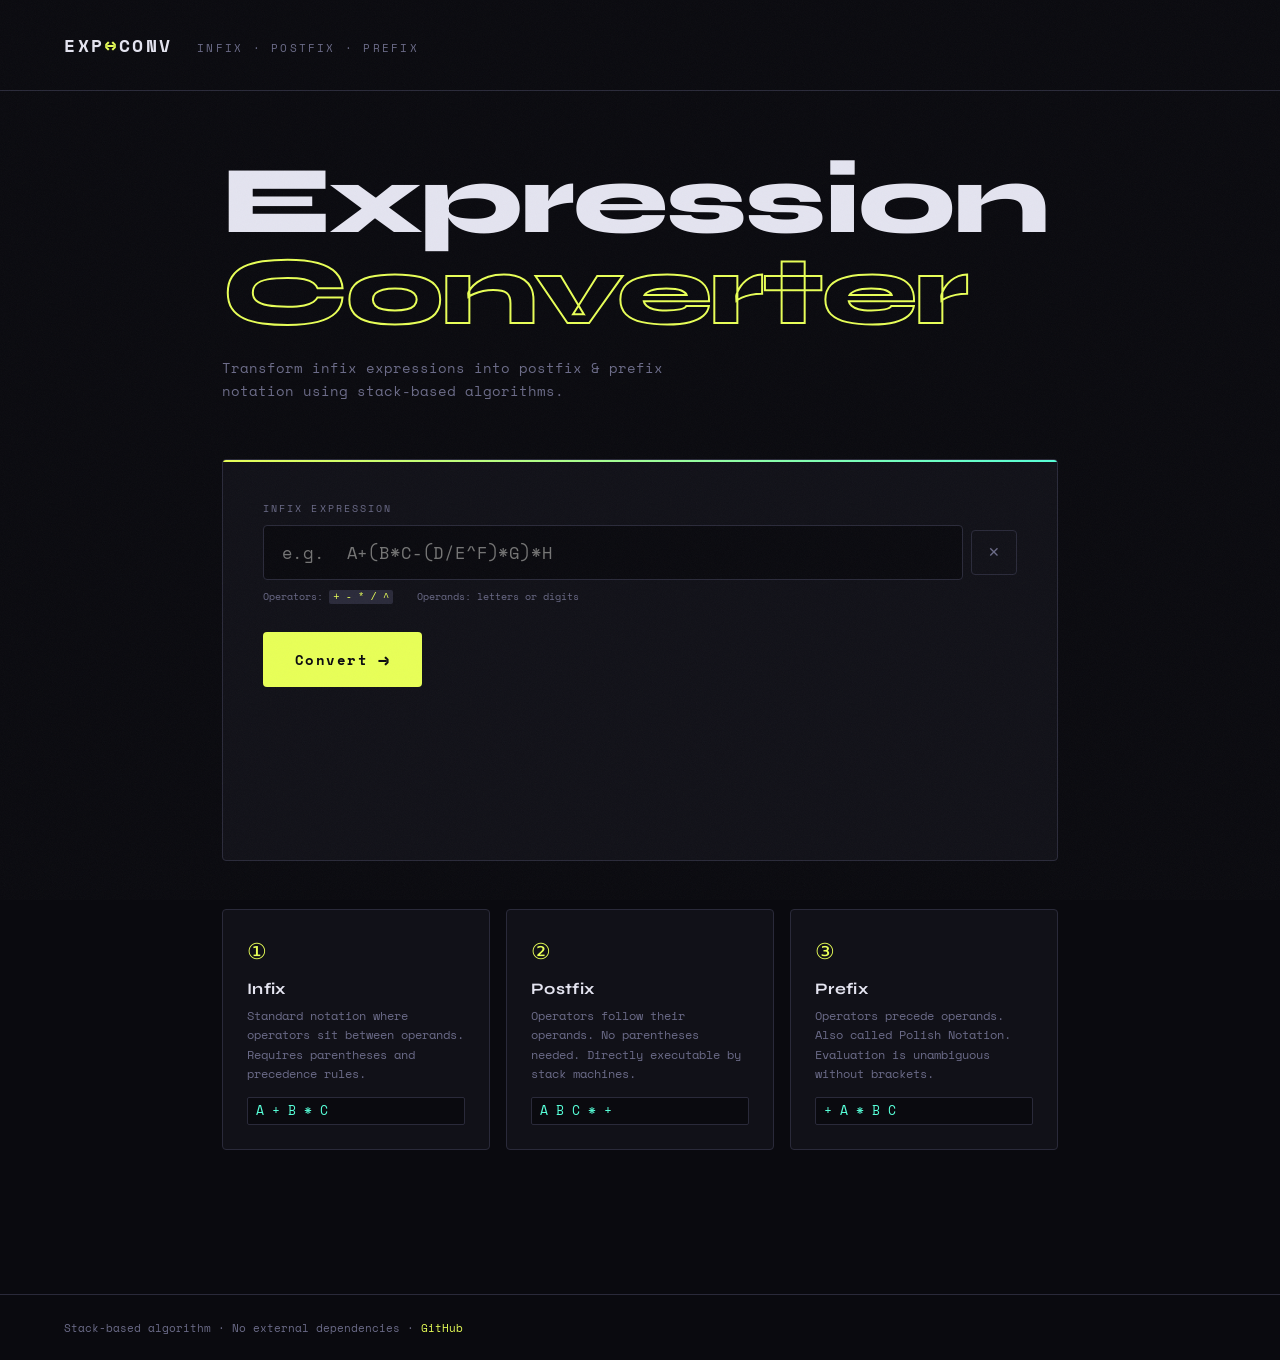
<file: index (1).html>
<!DOCTYPE html>
<html lang="en">
<head>
  <meta charset="UTF-8" />
  <meta name="viewport" content="width=device-width, initial-scale=1.0"/>
  <title>Expression Converter</title>
  <link rel="preconnect" href="https://fonts.googleapis.com" crossorigin/>
  <link rel="preconnect" href="https://fonts.gstatic.com" crossorigin/>
  <link rel="preload" as="style" onload="this.onload=null;this.rel='stylesheet'"
    href="https://fonts.googleapis.com/css2?family=Space+Mono:ital,wght@0,400;0,700;1,400&family=Syne:wght@400;700;800&display=swap"/>
  <noscript>
    <link rel="stylesheet" href="https://fonts.googleapis.com/css2?family=Space+Mono:ital,wght@0,400;0,700;1,400&family=Syne:wght@400;700;800&display=swap"/>
  </noscript>
  <link rel="stylesheet" href="style.css"/>
</head>
<body>
  <div class="noise"></div>

  <header>
    <div class="logo">EXP<span class="accent">↔</span>CONV</div>
    <div class="tagline">Infix · Postfix · Prefix</div>
  </header>

  <main>
    <section class="hero">
      <h1>Expression<br/><span class="outline">Converter</span></h1>
      <p class="subtitle">Transform infix expressions into postfix &amp; prefix notation using stack-based algorithms.</p>
    </section>

    <section class="converter-card">
      <div class="input-group">
        <label for="infixInput">INFIX EXPRESSION</label>
        <div class="input-wrapper">
          <input
            type="text"
            id="infixInput"
            placeholder="e.g.  A+(B*C-(D/E^F)*G)*H"
            autocomplete="off"
            spellcheck="false"
          />
          <button id="clearBtn" title="Clear">✕</button>
        </div>
        <div class="hints">
          <span>Operators: <code>+ - * / ^</code></span>
          <span>Operands: letters or digits</span>
        </div>
      </div>

      <button id="convertBtn" class="convert-btn">
        <span class="btn-label">Convert</span>
        <span class="btn-arrow">→</span>
      </button>

      <div class="results" id="results">
        <div class="result-box" id="postfixBox">
          <div class="result-label">POSTFIX</div>
          <div class="result-value" id="postfixResult">—</div>
          <button class="copy-btn" data-target="postfixResult" title="Copy">⧉</button>
        </div>
        <div class="result-box" id="prefixBox">
          <div class="result-label">PREFIX</div>
          <div class="result-value" id="prefixResult">—</div>
          <button class="copy-btn" data-target="prefixResult" title="Copy">⧉</button>
        </div>
      </div>

      <div class="error-msg" id="errorMsg"></div>
    </section>

    <section class="steps-section" id="stepsSection" style="display:none">
      <h2>Step-by-step <span class="accent">trace</span></h2>
      <div class="tabs">
        <button class="tab active" data-tab="postfix-steps">Postfix</button>
        <button class="tab" data-tab="prefix-steps">Prefix</button>
      </div>
      <div class="tab-content" id="postfix-steps">
        <table class="trace-table">
          <thead><tr><th>#</th><th>Symbol</th><th>Stack</th><th>Output</th></tr></thead>
          <tbody id="postfixStepsBody"></tbody>
        </table>
      </div>
      <div class="tab-content hidden" id="prefix-steps">
        <table class="trace-table">
          <thead><tr><th>#</th><th>Symbol</th><th>Stack</th><th>Output</th></tr></thead>
          <tbody id="prefixStepsBody"></tbody>
        </table>
      </div>
    </section>

    <section class="info-section">
      <div class="info-card">
        <div class="info-icon">①</div>
        <h3>Infix</h3>
        <p>Standard notation where operators sit between operands. Requires parentheses and precedence rules.</p>
        <code>A + B * C</code>
      </div>
      <div class="info-card">
        <div class="info-icon">②</div>
        <h3>Postfix</h3>
        <p>Operators follow their operands. No parentheses needed. Directly executable by stack machines.</p>
        <code>A B C * +</code>
      </div>
      <div class="info-card">
        <div class="info-icon">③</div>
        <h3>Prefix</h3>
        <p>Operators precede operands. Also called Polish Notation. Evaluation is unambiguous without brackets.</p>
        <code>+ A * B C</code>
      </div>
    </section>
  </main>

  <footer>
    <p>Stack-based algorithm · No external dependencies · <a href="https://github.com/" target="_blank">GitHub</a></p>
  </footer>

  <div class="toast" id="toast">Copied!</div>

  <script src="converter.js"></script>
  <script src="app.js"></script>
</body>
</html>
</file>
<file: style.css>
/* ── Variables ─────────────────────────────────────────────────────────────── */
:root {
  --bg:        #0a0a0f;
  --surface:   #111118;
  --border:    #2a2a3a;
  --accent:    #e8ff57;
  --accent2:   #57ffd8;
  --text:      #e4e4f0;
  --muted:     #6b6b88;
  --error:     #ff5757;
  --mono:      'Space Mono', monospace;
  --display:   'Syne', sans-serif;
  --radius:    4px;
  --glow:      0 0 24px rgba(232,255,87,.18);
}

/* ── Reset ─────────────────────────────────────────────────────────────────── */
*, *::before, *::after { box-sizing: border-box; margin: 0; padding: 0; }
html { scroll-behavior: smooth; }

body {
  background: var(--bg);
  color: var(--text);
  font-family: var(--display);
  min-height: 100vh;
  overflow-x: hidden;
  position: relative;
}

/* ── Noise overlay ─────────────────────────────────────────────────────────── */
.noise {
  pointer-events: none;
  position: fixed;
  inset: 0;
  z-index: 999;
  opacity: .035;
  background-image: url("data:image/svg+xml,%3Csvg viewBox='0 0 256 256' xmlns='http://www.w3.org/2000/svg'%3E%3Cfilter id='n'%3E%3CfeTurbulence type='fractalNoise' baseFrequency='0.9' numOctaves='4' stitchTiles='stitch'/%3E%3C/filter%3E%3Crect width='100%25' height='100%25' filter='url(%23n)'/%3E%3C/svg%3E");
  background-size: 200px;
}

/* ── Header ────────────────────────────────────────────────────────────────── */
header {
  display: flex;
  align-items: baseline;
  gap: 1.5rem;
  padding: 2rem 4rem;
  border-bottom: 1px solid var(--border);
}

.logo {
  font-family: var(--mono);
  font-weight: 700;
  font-size: 1.1rem;
  letter-spacing: .15em;
  color: var(--text);
}

.tagline {
  font-family: var(--mono);
  font-size: .7rem;
  color: var(--muted);
  letter-spacing: .2em;
  text-transform: uppercase;
}

/* ── Main ──────────────────────────────────────────────────────────────────── */
main {
  max-width: 900px;
  margin: 0 auto;
  padding: 4rem 2rem 6rem;
}

/* ── Hero ──────────────────────────────────────────────────────────────────── */
.hero {
  margin-bottom: 3.5rem;
}

h1 {
  font-family: var(--display);
  font-size: clamp(3rem, 8vw, 6rem);
  font-weight: 800;
  line-height: .95;
  letter-spacing: -.02em;
  margin-bottom: 1.2rem;
}

h1 .outline {
  -webkit-text-stroke: 2px var(--accent);
  color: transparent;
}

.subtitle {
  font-family: var(--mono);
  font-size: .85rem;
  color: var(--muted);
  max-width: 480px;
  line-height: 1.7;
}

/* ── Converter Card ────────────────────────────────────────────────────────── */
.converter-card {
  background: var(--surface);
  border: 1px solid var(--border);
  border-radius: var(--radius);
  padding: 2.5rem;
  margin-bottom: 3rem;
  position: relative;
  overflow: hidden;
}

.converter-card::before {
  content: '';
  position: absolute;
  top: 0; left: 0; right: 0;
  height: 2px;
  background: linear-gradient(90deg, var(--accent), var(--accent2));
}

/* ── Input group ───────────────────────────────────────────────────────────── */
.input-group { margin-bottom: 1.8rem; }

label {
  display: block;
  font-family: var(--mono);
  font-size: .65rem;
  letter-spacing: .2em;
  color: var(--muted);
  margin-bottom: .6rem;
}

.input-wrapper {
  display: flex;
  gap: .5rem;
  align-items: center;
}

input[type="text"] {
  flex: 1;
  background: var(--bg);
  border: 1px solid var(--border);
  color: var(--text);
  font-family: var(--mono);
  font-size: 1.05rem;
  padding: .85rem 1.1rem;
  border-radius: var(--radius);
  outline: none;
  transition: border-color .2s, box-shadow .2s;
  letter-spacing: .05em;
}

input[type="text"]:focus {
  border-color: var(--accent);
  box-shadow: var(--glow);
}

input.input-error {
  border-color: var(--error) !important;
  box-shadow: 0 0 18px rgba(255,87,87,.2);
}

#clearBtn {
  background: none;
  border: 1px solid var(--border);
  color: var(--muted);
  font-size: .85rem;
  padding: .85rem 1rem;
  border-radius: var(--radius);
  cursor: pointer;
  transition: color .2s, border-color .2s;
}

#clearBtn:hover { color: var(--error); border-color: var(--error); }

.hints {
  display: flex;
  gap: 1.5rem;
  margin-top: .5rem;
  font-family: var(--mono);
  font-size: .65rem;
  color: var(--muted);
}

.hints code {
  background: var(--border);
  padding: .1em .4em;
  border-radius: 2px;
  color: var(--accent);
}

/* ── Convert button ────────────────────────────────────────────────────────── */
.convert-btn {
  display: flex;
  align-items: center;
  gap: .6rem;
  background: var(--accent);
  color: #0a0a0f;
  border: none;
  font-family: var(--mono);
  font-weight: 700;
  font-size: .9rem;
  letter-spacing: .1em;
  padding: .9rem 2rem;
  border-radius: var(--radius);
  cursor: pointer;
  transition: transform .15s, box-shadow .15s;
  margin-bottom: 2rem;
}

.convert-btn:hover {
  transform: translateY(-2px);
  box-shadow: var(--glow);
}

.convert-btn:active { transform: translateY(0); }

.btn-arrow {
  font-size: 1.1rem;
  transition: transform .2s;
}

.convert-btn:hover .btn-arrow { transform: translateX(4px); }

/* ── Results ───────────────────────────────────────────────────────────────── */
.results {
  display: grid;
  grid-template-columns: 1fr 1fr;
  gap: 1rem;
  opacity: 0;
  transform: translateY(12px);
  transition: opacity .35s, transform .35s;
}

.results.visible { opacity: 1; transform: translateY(0); }

.result-box {
  background: var(--bg);
  border: 1px solid var(--border);
  border-radius: var(--radius);
  padding: 1.2rem 1.4rem;
  position: relative;
  min-height: 80px;
}

.result-label {
  font-family: var(--mono);
  font-size: .6rem;
  letter-spacing: .2em;
  color: var(--accent2);
  margin-bottom: .5rem;
}

.result-value {
  font-family: var(--mono);
  font-size: 1.1rem;
  color: var(--text);
  word-break: break-all;
  letter-spacing: .05em;
  transition: color .2s;
}

.result-value.pop {
  animation: pop .4s ease-out;
}

@keyframes pop {
  0%   { transform: scale(.95); opacity: 0; }
  60%  { transform: scale(1.03); }
  100% { transform: scale(1); opacity: 1; }
}

.copy-btn {
  position: absolute;
  top: .7rem;
  right: .7rem;
  background: none;
  border: 1px solid var(--border);
  color: var(--muted);
  font-size: .85rem;
  padding: .2rem .45rem;
  border-radius: 2px;
  cursor: pointer;
  transition: color .2s, border-color .2s;
}

.copy-btn:hover { color: var(--accent); border-color: var(--accent); }

/* ── Error ─────────────────────────────────────────────────────────────────── */
.error-msg {
  font-family: var(--mono);
  font-size: .8rem;
  color: var(--error);
  margin-top: .8rem;
  opacity: 0;
  transition: opacity .2s;
}

.error-msg.visible { opacity: 1; }

/* ── Steps section ─────────────────────────────────────────────────────────── */
.steps-section {
  margin-bottom: 3rem;
}

.steps-section h2 {
  font-size: 1.5rem;
  font-weight: 800;
  margin-bottom: 1rem;
  letter-spacing: -.01em;
}

.accent { color: var(--accent); }

/* ── Tabs ──────────────────────────────────────────────────────────────────── */
.tabs {
  display: flex;
  gap: .5rem;
  margin-bottom: 1rem;
}

.tab {
  background: none;
  border: 1px solid var(--border);
  color: var(--muted);
  font-family: var(--mono);
  font-size: .75rem;
  letter-spacing: .1em;
  padding: .45rem 1rem;
  border-radius: var(--radius);
  cursor: pointer;
  transition: color .2s, border-color .2s;
}

.tab.active,
.tab:hover {
  color: var(--accent);
  border-color: var(--accent);
}

.tab-content.hidden { display: none; }

/* ── Trace table ───────────────────────────────────────────────────────────── */
.trace-table {
  width: 100%;
  border-collapse: collapse;
  font-family: var(--mono);
  font-size: .78rem;
}

.trace-table th {
  text-align: left;
  padding: .5rem .8rem;
  font-size: .6rem;
  letter-spacing: .15em;
  color: var(--muted);
  border-bottom: 1px solid var(--border);
}

.trace-table td {
  padding: .45rem .8rem;
  border-bottom: 1px solid rgba(42,42,58,.5);
  color: var(--text);
  animation: fadeRow .3s ease-out both;
}

.trace-table tr:hover td { background: rgba(232,255,87,.04); }
.trace-table td:first-child { color: var(--muted); }

@keyframes fadeRow {
  from { opacity: 0; transform: translateX(-6px); }
  to   { opacity: 1; transform: translateX(0); }
}

.mono { font-family: var(--mono) !important; }

/* ── Info cards ────────────────────────────────────────────────────────────── */
.info-section {
  display: grid;
  grid-template-columns: repeat(3, 1fr);
  gap: 1rem;
  margin-bottom: 3rem;
}

.info-card {
  background: var(--surface);
  border: 1px solid var(--border);
  border-radius: var(--radius);
  padding: 1.5rem;
}

.info-icon {
  font-family: var(--mono);
  font-size: 1.4rem;
  color: var(--accent);
  margin-bottom: .7rem;
}

.info-card h3 {
  font-size: 1rem;
  font-weight: 700;
  margin-bottom: .5rem;
  letter-spacing: .02em;
}

.info-card p {
  font-family: var(--mono);
  font-size: .72rem;
  color: var(--muted);
  line-height: 1.7;
  margin-bottom: .8rem;
}

.info-card code {
  font-family: var(--mono);
  font-size: .8rem;
  color: var(--accent2);
  background: var(--bg);
  border: 1px solid var(--border);
  padding: .3em .6em;
  border-radius: 2px;
  display: block;
}

/* ── Toast ─────────────────────────────────────────────────────────────────── */
.toast {
  position: fixed;
  bottom: 2rem;
  right: 2rem;
  background: var(--accent);
  color: #0a0a0f;
  font-family: var(--mono);
  font-size: .75rem;
  font-weight: 700;
  letter-spacing: .1em;
  padding: .55rem 1.1rem;
  border-radius: var(--radius);
  opacity: 0;
  transform: translateY(8px);
  transition: opacity .25s, transform .25s;
  pointer-events: none;
}

.toast.show { opacity: 1; transform: translateY(0); }

/* ── Footer ────────────────────────────────────────────────────────────────── */
footer {
  border-top: 1px solid var(--border);
  padding: 1.5rem 4rem;
  font-family: var(--mono);
  font-size: .7rem;
  color: var(--muted);
}

footer a {
  color: var(--accent);
  text-decoration: none;
}

footer a:hover { text-decoration: underline; }

/* ── Responsive ────────────────────────────────────────────────────────────── */
@media (max-width: 640px) {
  header { padding: 1.2rem 1.5rem; flex-direction: column; gap: .3rem; }
  main { padding: 2.5rem 1.2rem 4rem; }
  .converter-card { padding: 1.5rem; }
  .results { grid-template-columns: 1fr; }
  .info-section { grid-template-columns: 1fr; }
  footer { padding: 1.2rem 1.5rem; }
  h1 { font-size: 3rem; }
}
</file>
